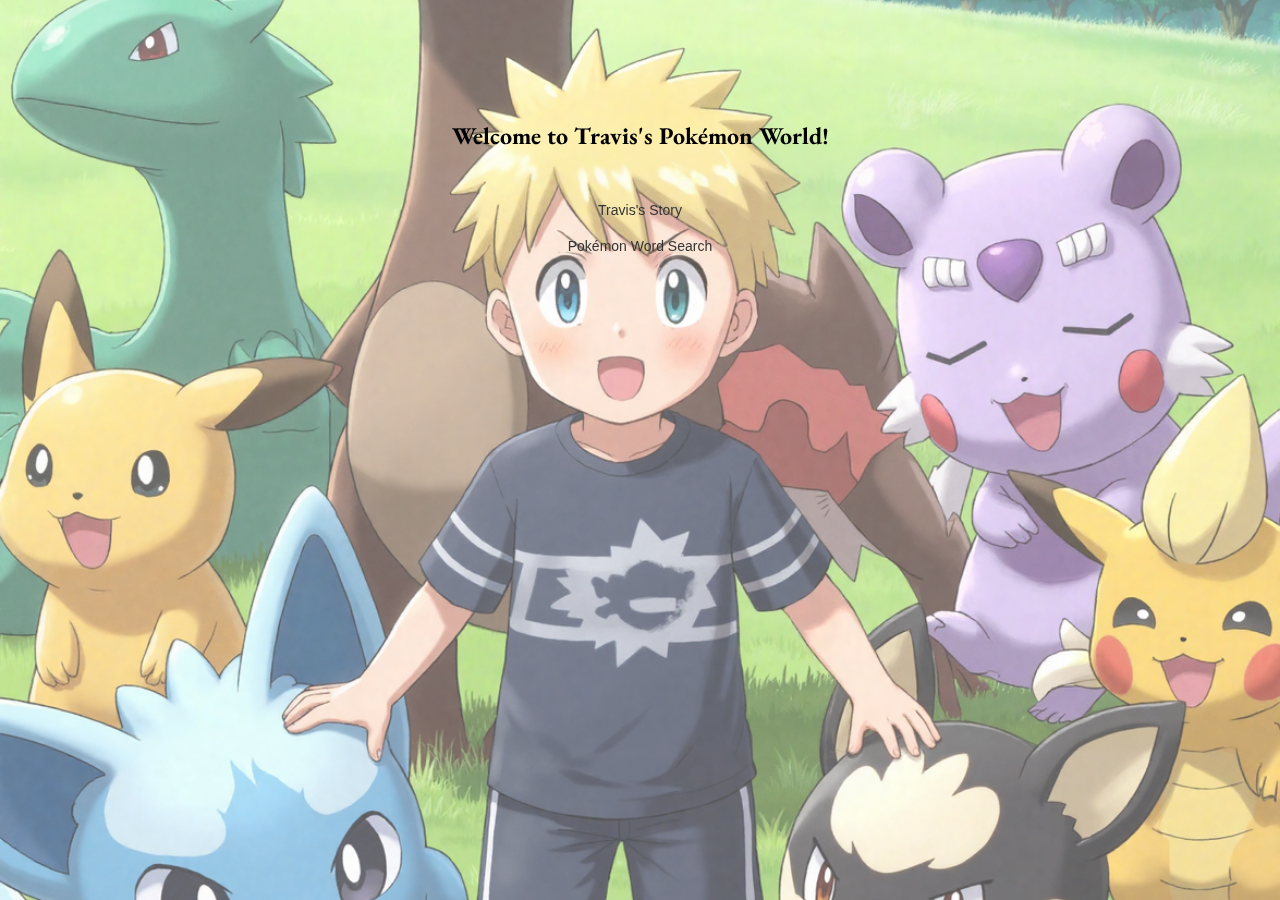
<file: index.html>
<!DOCTYPE html>
<html lang="en">
<head>
  <meta charset="UTF-8" />
  <title>Travis's Pokémon World</title>
  <link href="https://fonts.googleapis.com/css2?family=EB+Garamond:ital,wght@0,400..800;1,400..800&display=swap" rel="stylesheet">
  <link rel="stylesheet" href="style.css">
</head>

<body class="faded-bg">
  <div class="overlay"></div>

  <div class="content">
    <h2>Welcome to Travis's Pokémon World!
      
    </h2>
    <br>
    <a href="page1.html" class="button-link">Travis's Story</a>
    <br>
    <a href="wordserch.html" class="button-link">Pokémon Word Search</a>
  </div>
</body>
</html>
</file>
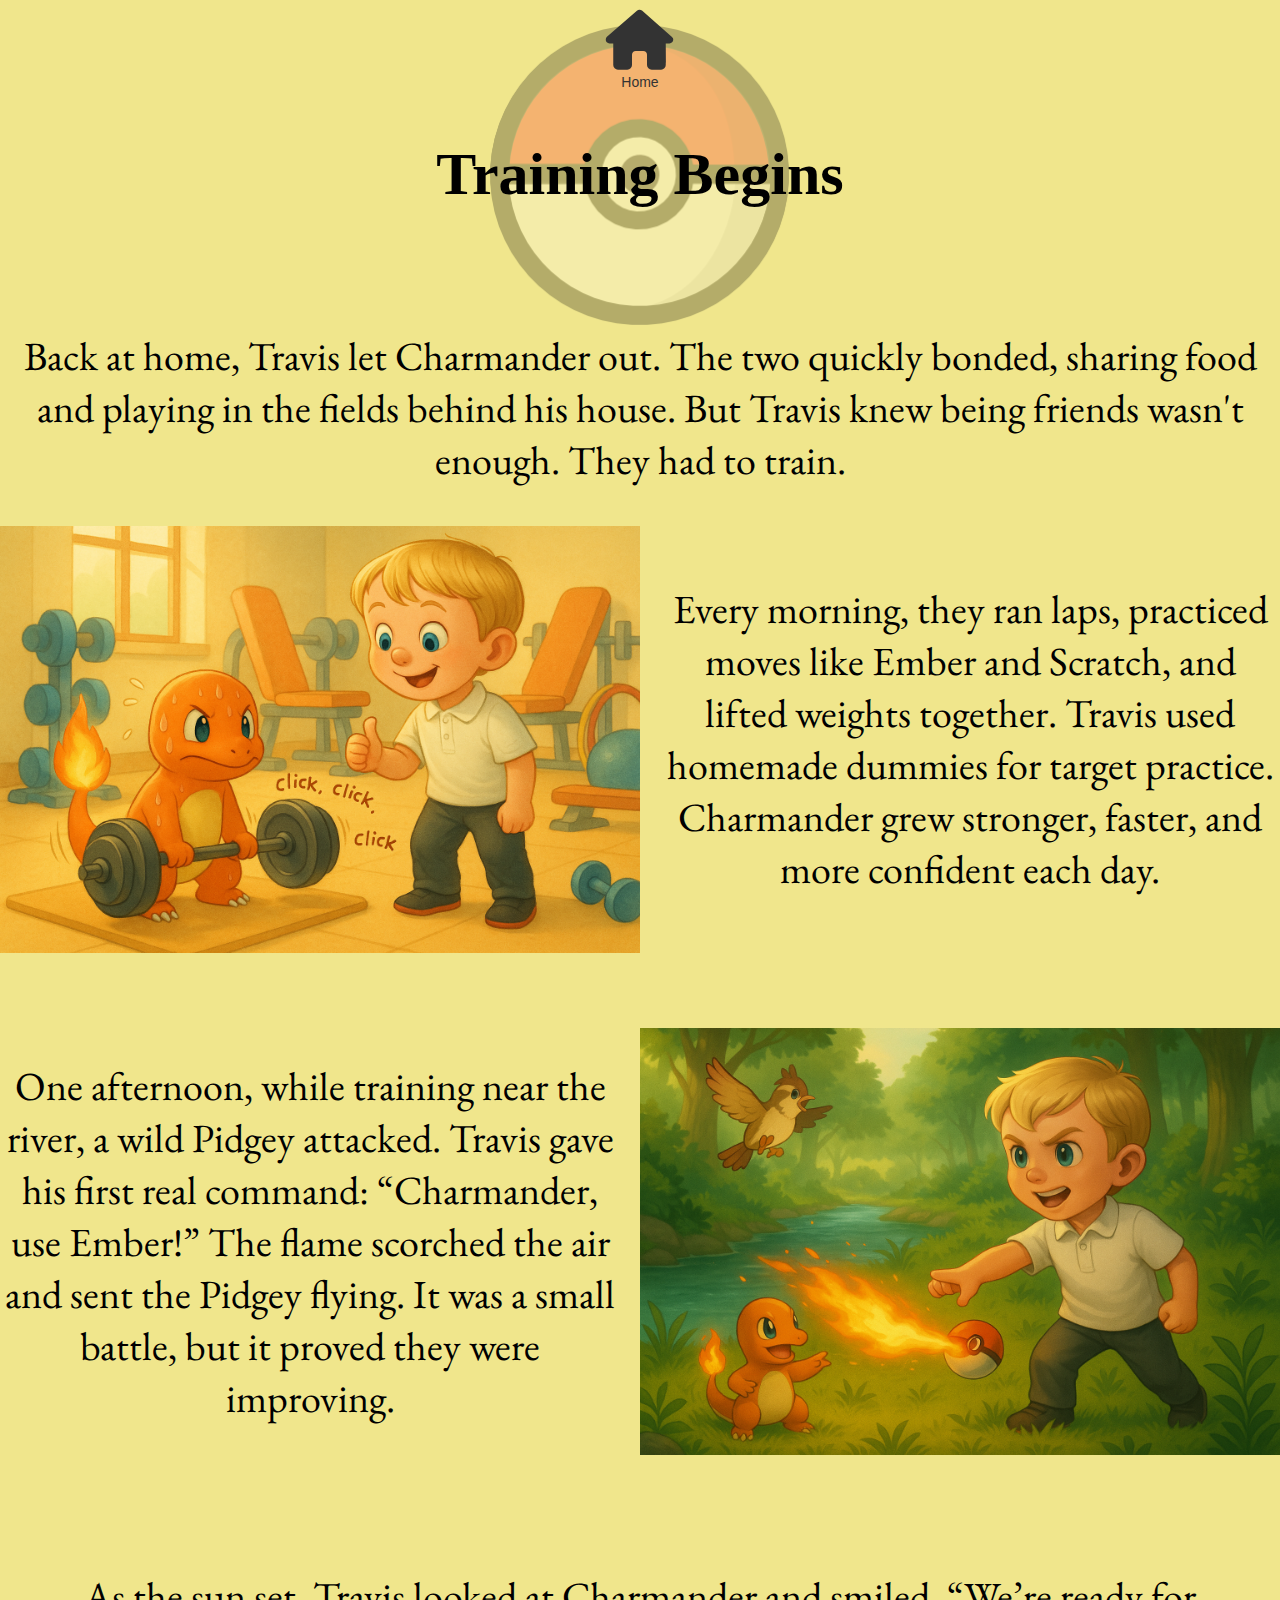
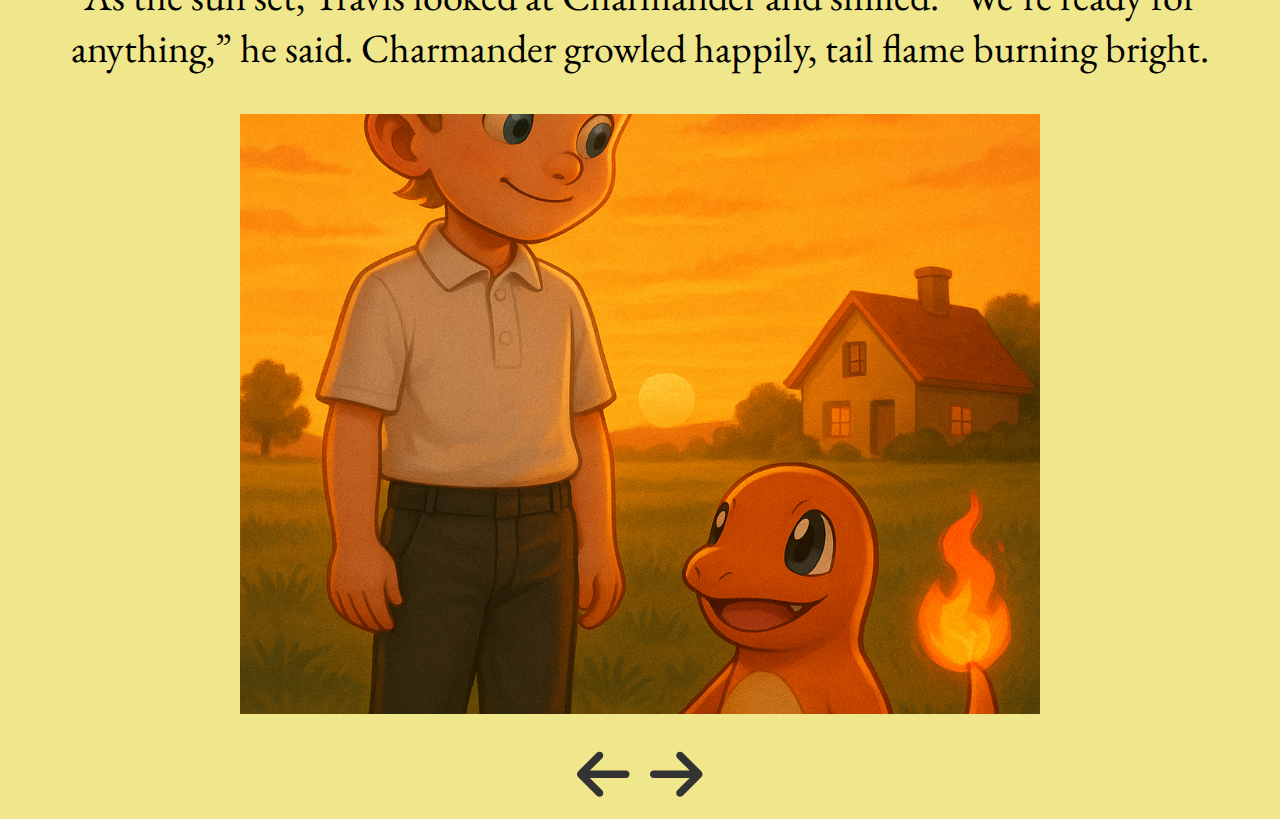
<file: page2.html>
<!DOCTYPE html>
<html lang="en">
<head>
    <meta charset="UTF-8">
    <meta name="viewport" content="width=device-width, initial-scale=1.0">
    <title>page2</title>
    <link href="https://fonts.googleapis.com/css2?family=EB+Garamond:ital,wght@0,400..800;1,400..800&display=swap" rel="stylesheet">
<link rel="stylesheet" href="style.css">
<link rel="stylesheet" href="https://cdnjs.cloudflare.com/ajax/libs/font-awesome/6.5.0/css/all.min.css">

<audio id="pageSound" src="pageturn.mp3" preload="auto"></audio>
</head>
 <nav><a href="index.html" class="button-link">
  <i class="fas fa-home"></i>
  <br>
Home
</a>

<body>
  <br>
    <h1> Training Begins</h1>
    <br>
    <br>
    <p>Back at home, Travis let Charmander out. The two quickly bonded, sharing food and 
        playing in the fields behind his house. But Travis knew being friends wasn't enough. 
        They had to train.
</p>

<div class="training">   
<p>Every morning, they ran laps, practiced moves like Ember and Scratch, and lifted weights together. 
    Travis used homemade dummies for target practice. Charmander grew stronger, faster, and more confident 
    each day.
</p>

<img src="p2training.png" alt="Charmander lifting weights">
</div>

<div class="pidgeyfight">
  <p>
    One afternoon, while training near the river, a wild Pidgey attacked. Travis gave his first 
    real command: “Charmander, use Ember!” The flame scorched the air and sent the Pidgey flying. 
    It was a small battle, but it proved they were improving.
  </p>
  <img src="p2fight.png" alt="Fighting Pidgey">
</div>

<p>
  As the sun set, Travis looked at Charmander and smiled. “We’re ready for anything,” he said. 
  Charmander growled happily, tail flame burning bright.
</p>

  <div class="slideshow">
  <img src="p2bond.png" class="slide active" />
  <img src="p2sunset.png" class="slide" />
 
</div>
<script>
  const slides = document.querySelectorAll('.slide');
  let current = 0;

  function showNextSlide() {
    slides[current].classList.remove('active');
    current = (current + 1) % slides.length;
    slides[current].classList.add('active');
  }

  setInterval(showNextSlide, 2000); // change image every 3 seconds
</script>
<br>

<div class="pagelinks">
  <a href="#" class="button-link" onclick="playSoundAndGo('page1.html')">
    <i class="fas fa-arrow-left"></i>
  </a>
  <a href="#" class="button-link" onclick="playSoundAndGo('page3.html')">
    <i class="fas fa-arrow-right"></i>
  </a>
</div>
<script>
  function playSoundAndGo(targetPage) {
    const audio = document.getElementById('pageSound');
    audio.currentTime = 0;
    audio.play();

    setTimeout(() => {
      window.location.href = targetPage;
    }, 900); // Adjust time to match your sound length
  }
</script>

</body>
</html>
</file>
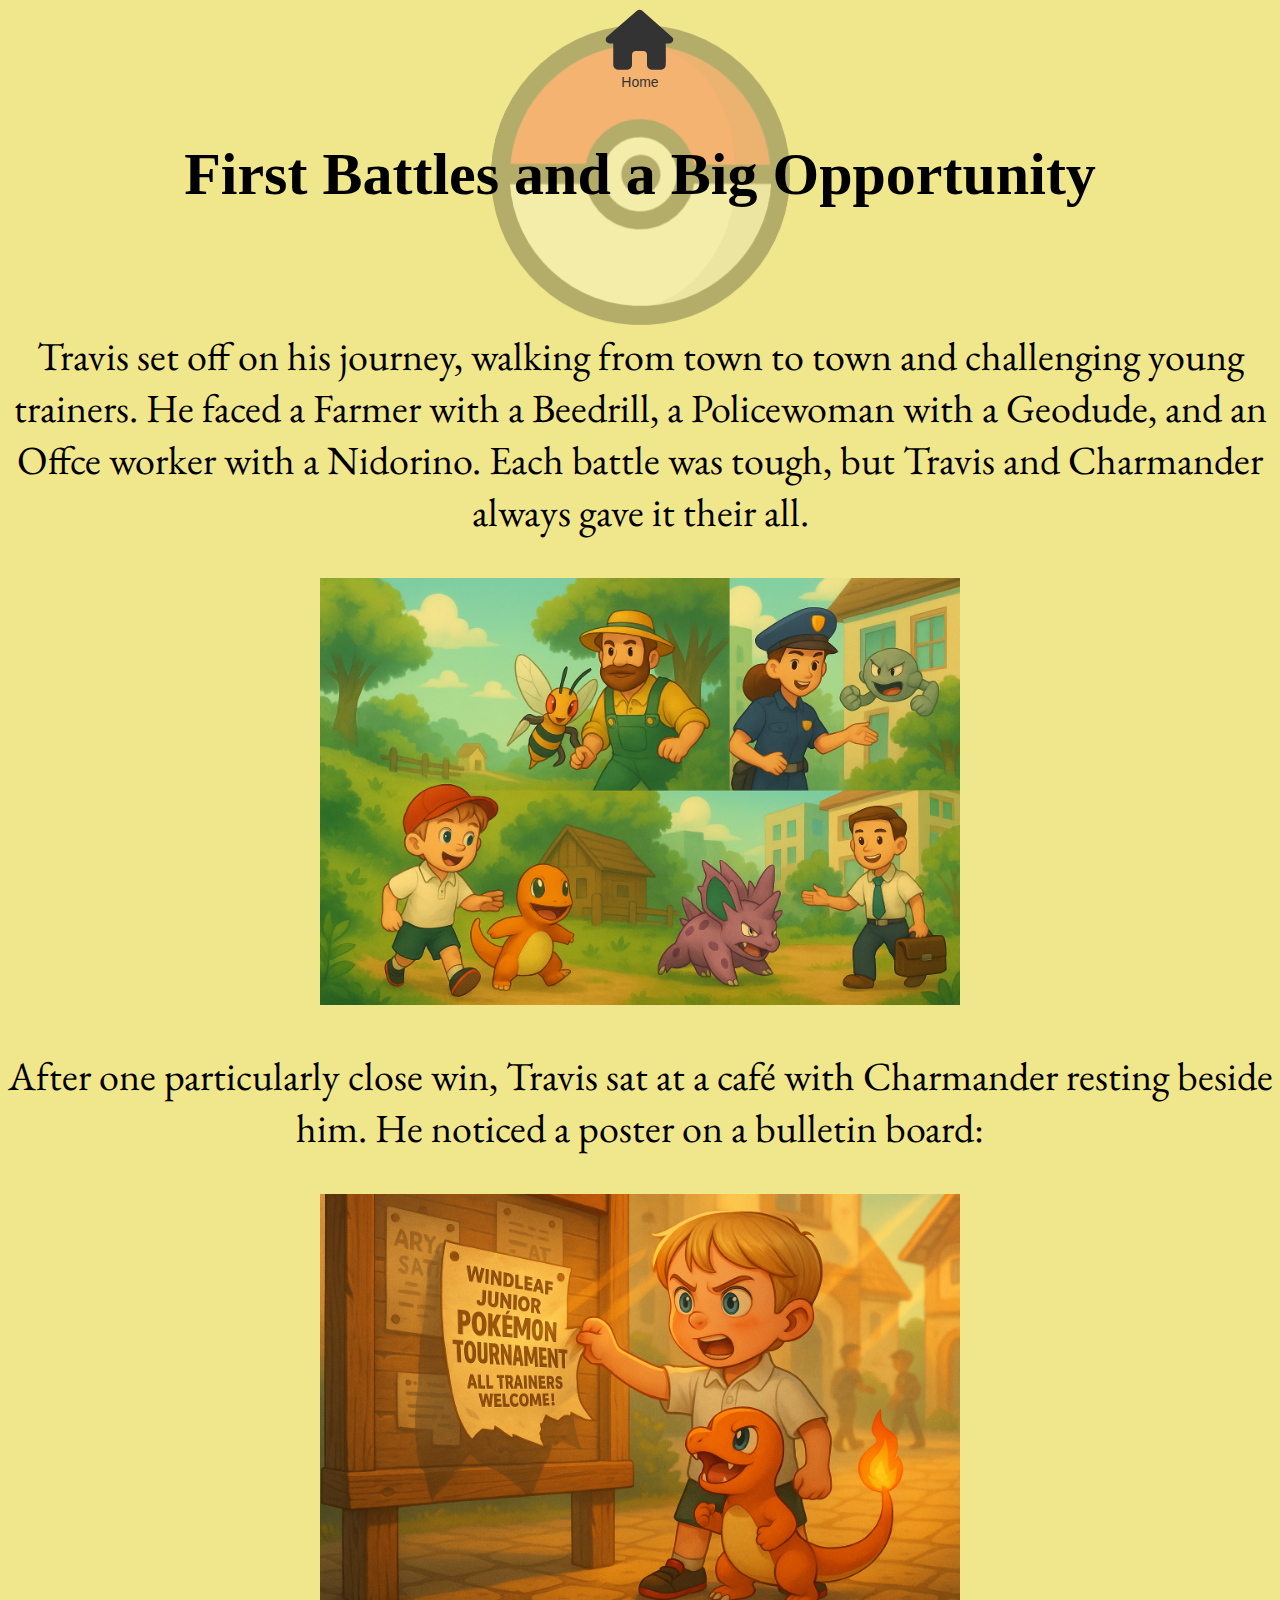
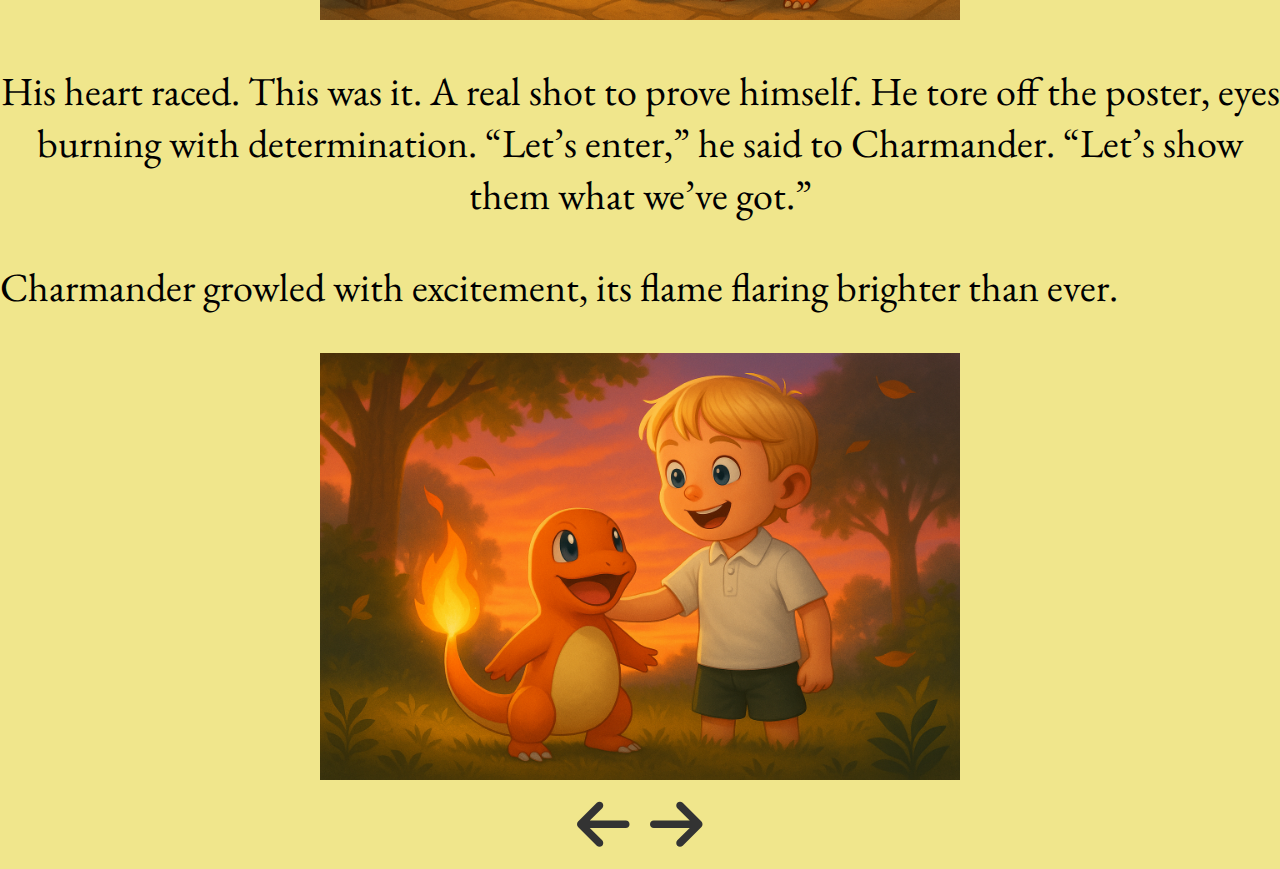
<file: page3.html>
<!DOCTYPE html>
<html lang="en">
<head>
    <meta charset="UTF-8">
    <meta name="viewport" content="width=device-width, initial-scale=1.0">
    <title>Document</title>
    <link href="https://fonts.googleapis.com/css2?family=EB+Garamond:ital,wght@0,400..800;1,400..800&display=swap" rel="stylesheet">
<link rel="stylesheet" href="style.css">
<link rel="stylesheet" href="https://cdnjs.cloudflare.com/ajax/libs/font-awesome/6.5.0/css/all.min.css">
<audio id="pageSound" src="pageturn.mp3" preload="auto"></audio>

</head>
 <nav><a href="index.html" class="button-link">
  <i class="fas fa-home"></i>
  <br>
  Home
</a>

<body>
    <br>
    <h1>First Battles and a Big Opportunity</h1>
<br>
<br>
    <p>Travis set off on his journey, walking from town to town and challenging young trainers. 
        He faced a Farmer with a Beedrill, a Policewoman with a Geodude, and an Offce worker with a 
        Nidorino. Each battle was tough, but Travis and Charmander always gave it their all.
</p>
<img src="p3battles.png" width="50%">

<div class="poster">
<p>After one particularly close win, Travis sat at a café with Charmander resting beside him. 
    He noticed a poster on a bulletin board:
</p>
</div>
<img src="p3poster.png" width="50%" alt="The guys tear down a tournament poster and get ready to enter.">


<p>His heart raced. This was it. A real shot to prove himself. He tore off the poster, 
    eyes burning with determination. “Let’s enter,” he said to Charmander. “Let’s show them what we’ve got.”
</p>

<p>Charmander growled with excitement, its flame flaring brighter than ever.
</p>
<img src="p3bright.png" width="50%" alt="Travis and Carmander standing together, Charmander's tail is burning bright.">
<br>

<div class="pagelinks">
  <a href="#" class="button-link" onclick="playSoundAndGo('page2.html')">
    <i class="fas fa-arrow-left"></i>
  </a>
  <a href="#" class="button-link" onclick="playSoundAndGo('page4.html')">
    <i class="fas fa-arrow-right"></i>
  </a>
</div>
<script>
  function playSoundAndGo(targetPage) {
    const audio = document.getElementById('pageSound');
    audio.currentTime = 0;
    audio.play();

    setTimeout(() => {
      window.location.href = targetPage;
    }, 900); // Adjust time to match your sound length
  }
</script>

</body>
</html>
</file>
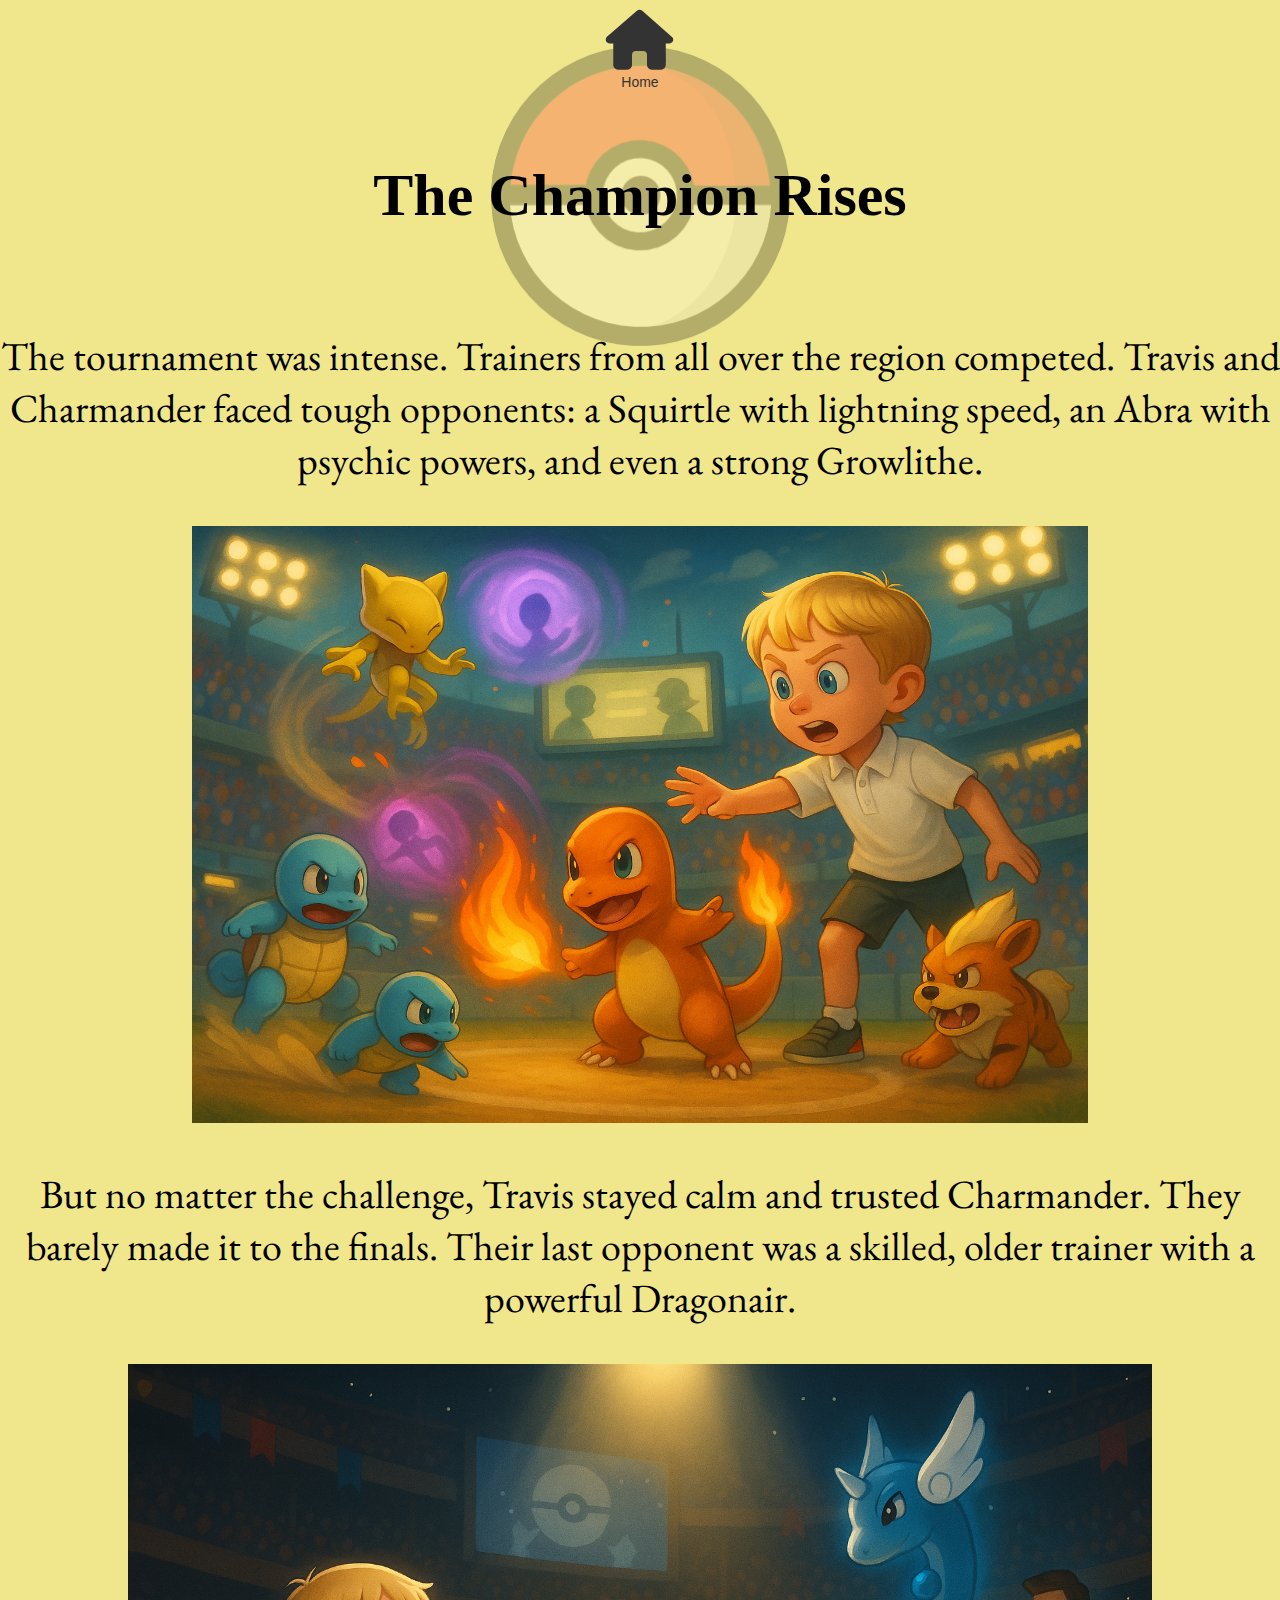
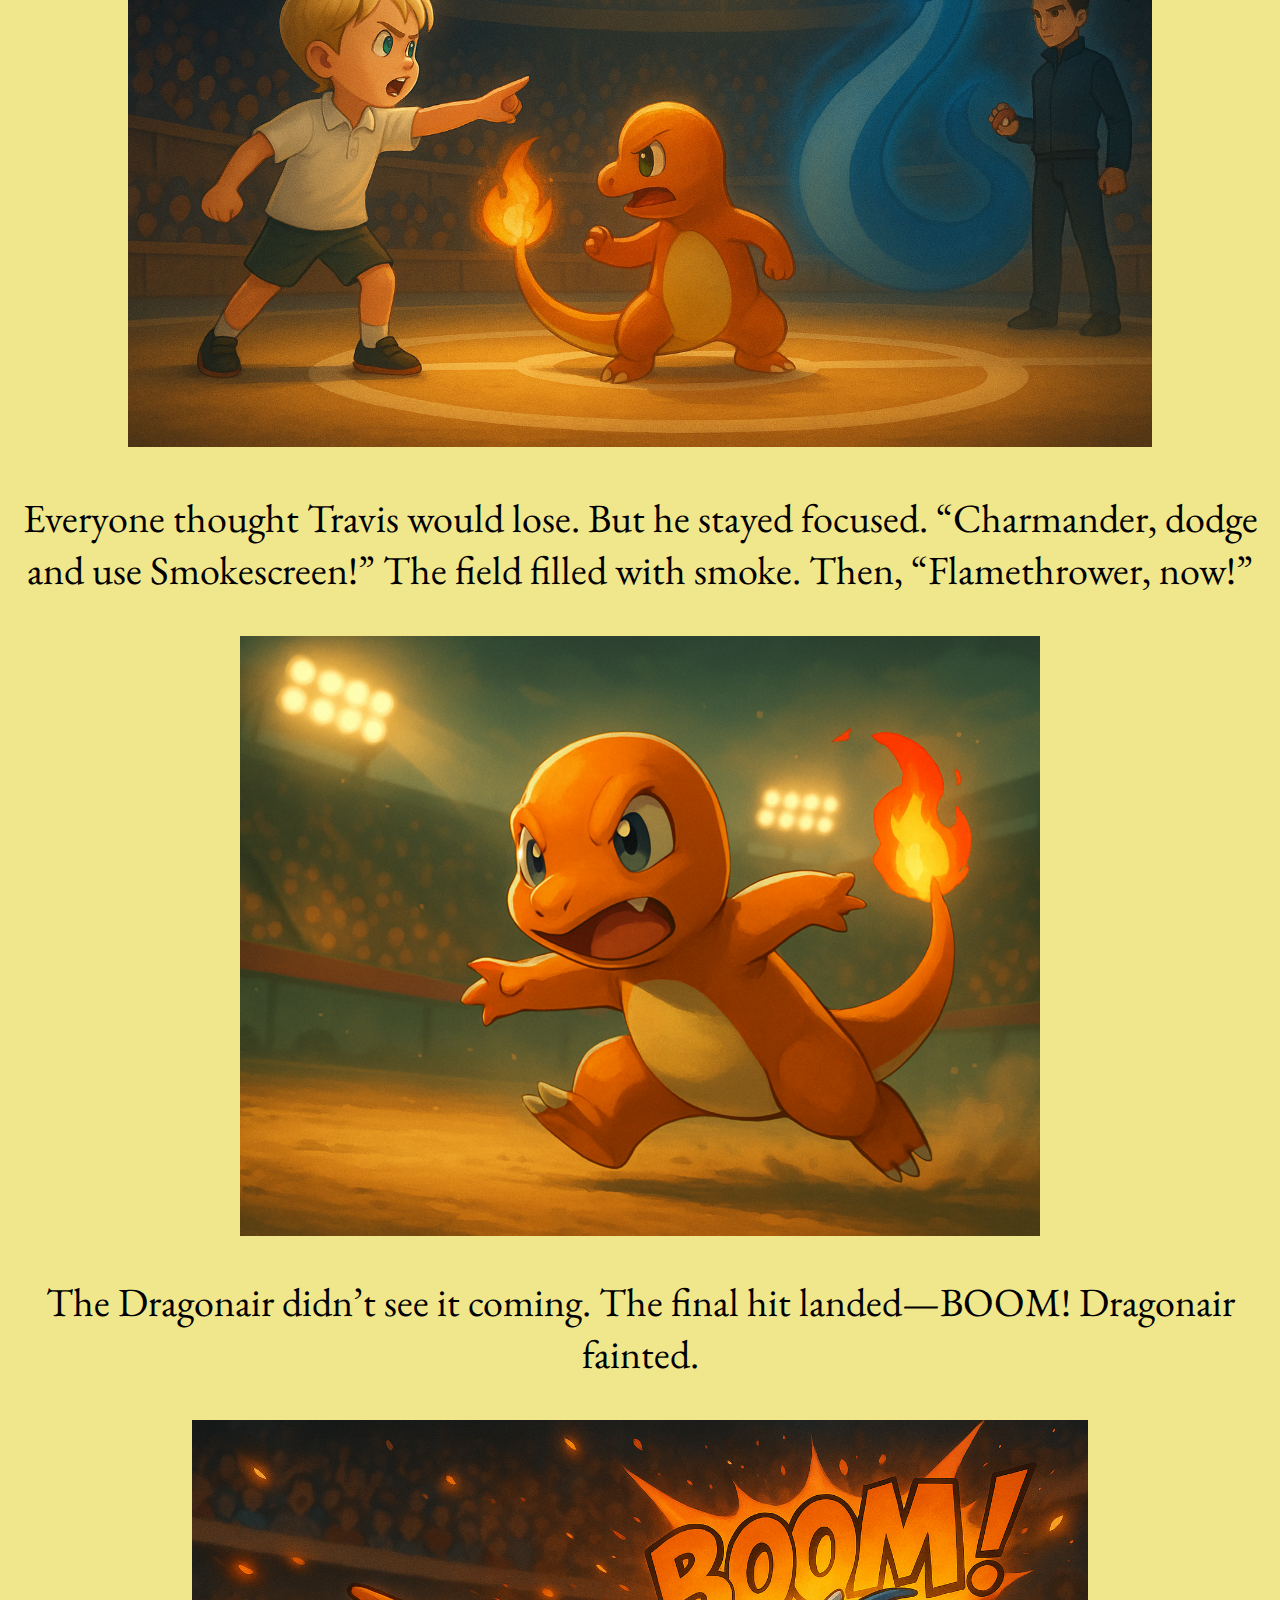
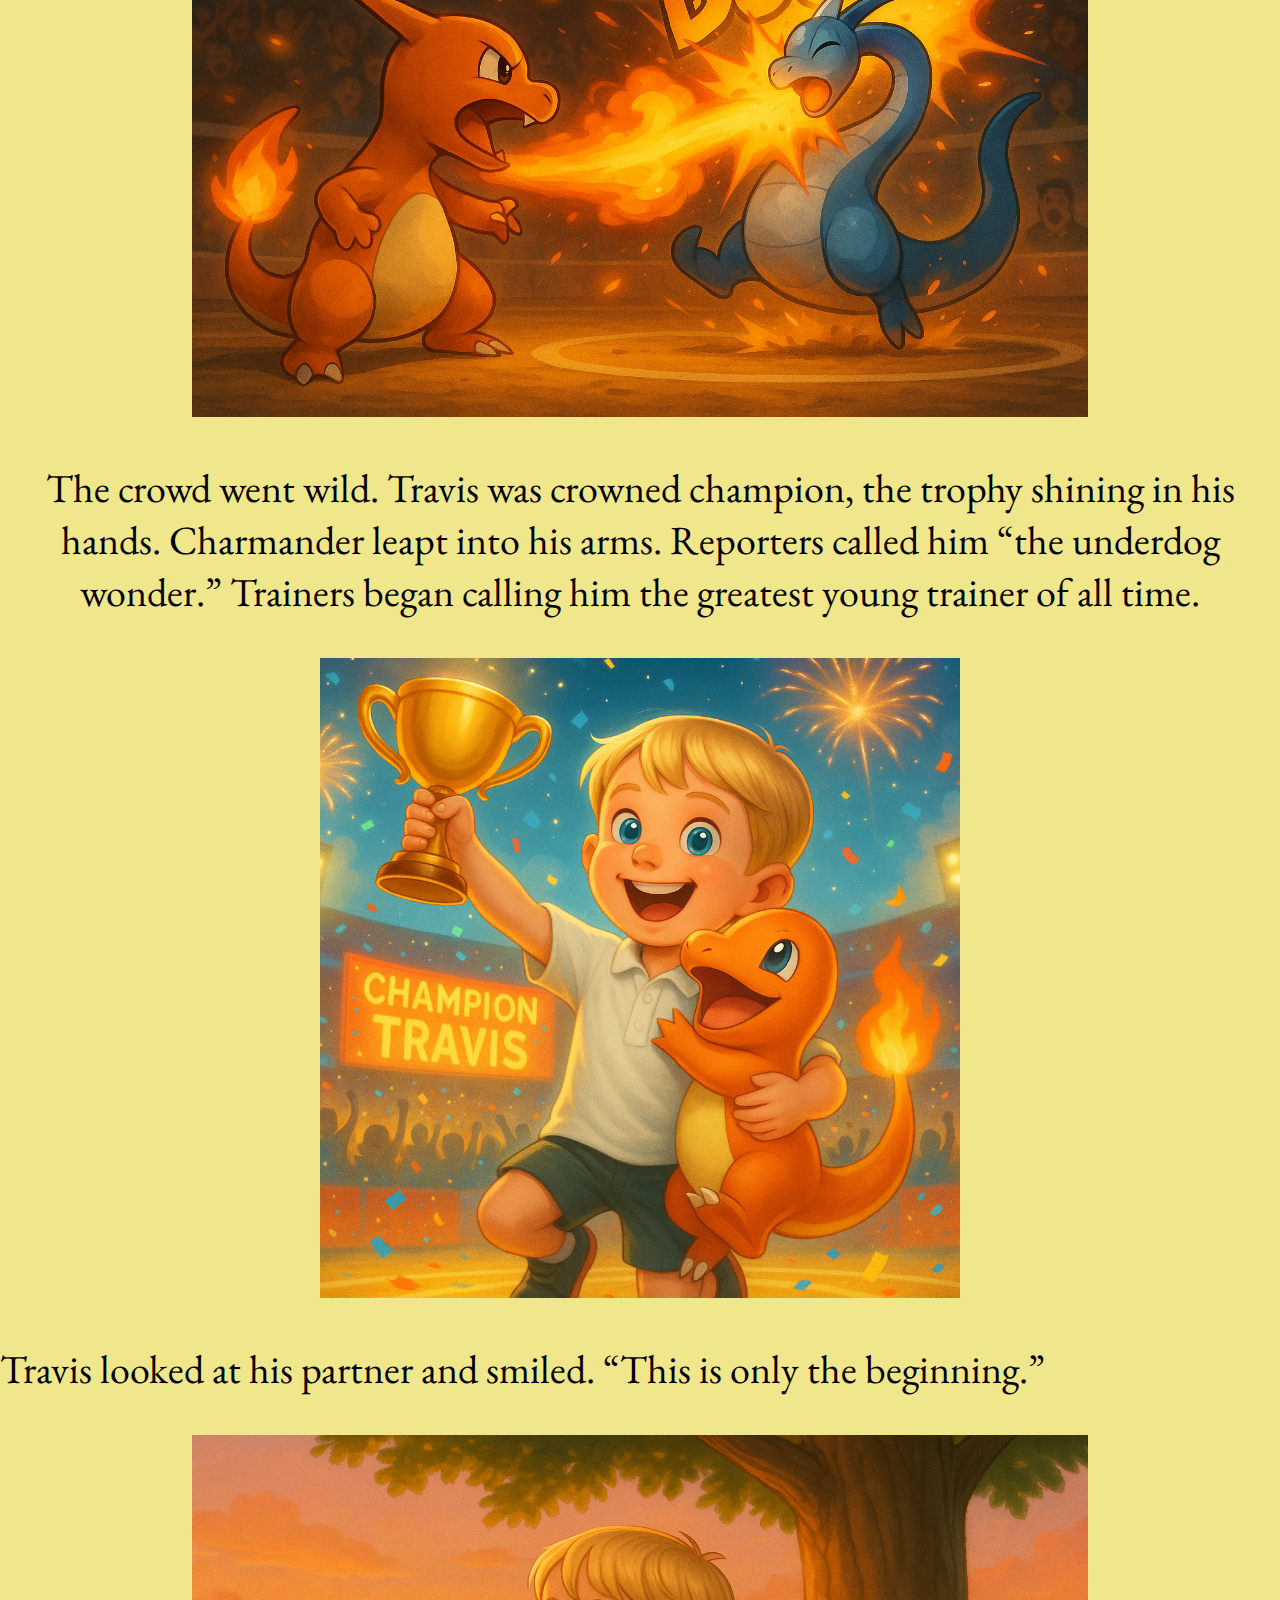
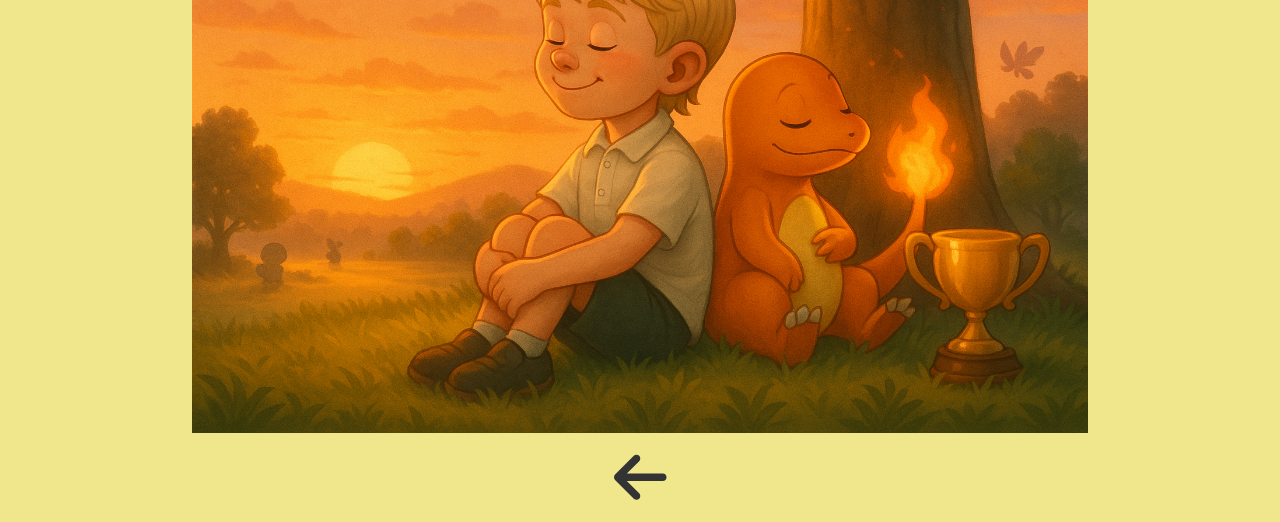
<file: page4.html>
<!DOCTYPE html>
<html lang="en">
<head>
    <meta charset="UTF-8">
    <meta name="viewport" content="width=device-width, initial-scale=1.0">
    <title>Document</title>
    <link href="https://fonts.googleapis.com/css2?family=EB+Garamond:ital,wght@0,400..800;1,400..800&display=swap" rel="stylesheet">
<link rel="stylesheet" href="style.css">
<link rel="stylesheet" href="https://cdnjs.cloudflare.com/ajax/libs/font-awesome/6.5.0/css/all.min.css">
<audio id="pageSound" src="pageturn.mp3" preload="auto"></audio>
</head> 

 <nav><a href="index.html" class="button-link">
  <i class="fas fa-home"></i>
  <br>
  Home
</a>
<br>
<br>

<body>
    <h1>The Champion Rises</h1>

    <p>The tournament was intense. Trainers from all over the region competed. Travis and Charmander 
        faced tough opponents: a Squirtle with lightning speed, an Abra with psychic powers, and even 
        a strong Growlithe.
</p>
<img src="p4tournPt1.png" width="70%">

<p>But no matter the challenge, Travis stayed calm and trusted Charmander. They barely made it to the 
    finals. Their last opponent was a skilled, older trainer with a powerful Dragonair.
</p>
<img src="p4stadium.png" width="80%" alt="Travis with final opponent">
<p>Everyone thought Travis would lose. But he stayed focused. “Charmander, dodge and use Smokescreen!” 
    The field filled with smoke. Then, “Flamethrower, now!”
</p>

<div class="slideshow">
  <img src="p4gif1.png" class="slide active" />
  <img src="p4gif2.png" class="slide" />
  <img src="p4gif3.png" class="slide" />
  <img src="p4gif4.png" class="slide" />
</div>
<script>
  const slides = document.querySelectorAll('.slide');
  let current = 0;

  function showNextSlide() {
    slides[current].classList.remove('active');
    current = (current + 1) % slides.length;
    slides[current].classList.add('active');
  }

  setInterval(showNextSlide, 2000); // change image every 3 seconds
</script>

<p>The Dragonair didn’t see it coming. The final hit landed—BOOM! Dragonair fainted.
</p>
<img src="p4dragonhit.png" width="70%" alt="Dragonair getting hit with fieball">

<p>The crowd went wild. Travis was crowned champion, the trophy shining in his hands. 
    Charmander leapt into his arms. Reporters called him “the underdog wonder.” Trainers 
    began calling him the greatest young trainer of all time.
</p>
<img src="p4champion.png" width="50%" alt="Travis holding a trophie">
<p>Travis looked at his partner and smiled. “This is only the beginning.”
</p>
<img src="p4end.png" width="70%" alt="Travis and charmnder under a tree">
<br>

<div class="pagelinks">
  <a href="#" class="button-link" onclick="playSoundAndGo('page3.html')">
    <i class="fas fa-arrow-left"></i>
  </a>
</div>
<script>
  function playSoundAndGo(targetPage) {
    const audio = document.getElementById('pageSound');
    audio.currentTime = 0;
    audio.play();

    setTimeout(() => {
      window.location.href = targetPage;
    }, 900); // Adjust time to match your sound length
  }
</script>
</body>
</html>
</file>
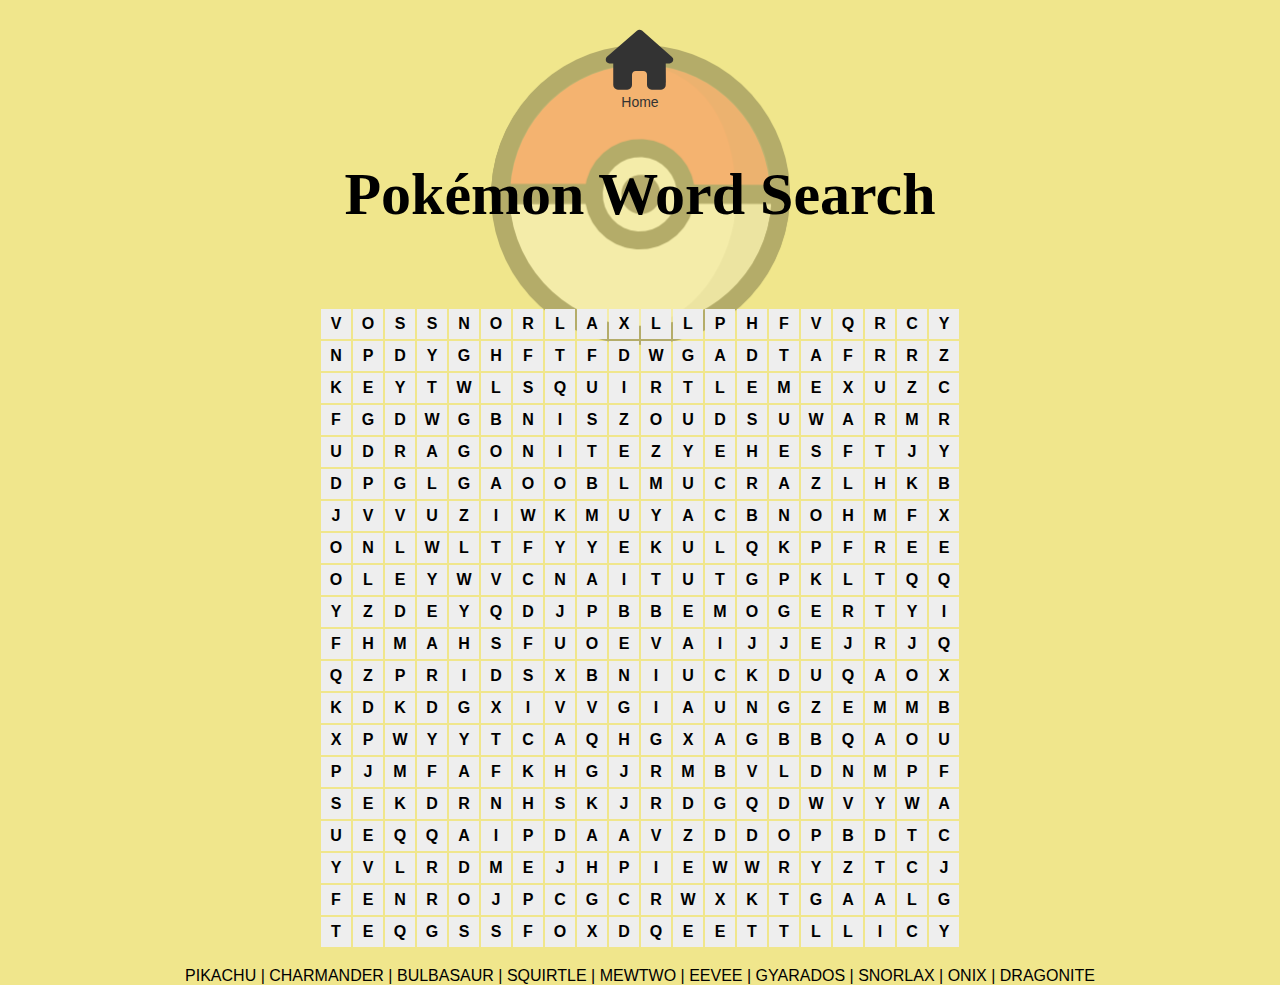
<file: wordserch.html>
<!DOCTYPE html>
<html lang="en">
<head>
  <meta charset="UTF-8" />
  <meta name="viewport" content="width=device-width, initial-scale=1" />
  <title>Pokémon Word Search</title>
  <link rel="stylesheet" href="https://cdnjs.cloudflare.com/ajax/libs/font-awesome/6.5.0/css/all.min.css" />
  <link rel="stylesheet" href="style.css" />
 
  <style>
   
    body {
      font-family: Arial, sans-serif;
      padding: 20px;
      text-align: center;
    }
    .grid {
      display: grid;
      grid-template-columns: repeat(20, 30px);
      grid-gap: 2px;
      margin: 20px auto;
      width: fit-content;
    }
    .cell {
      width: 30px;
      height: 30px;
      display: flex;
      align-items: center;
      justify-content: center;
      background-color: #eee;
      cursor: pointer;
      user-select: none;
      font-weight: bold;
    }
    .cell.selected {
      background-color: #ffcc00;
    }
    .cell.found {
      background-color: #a0e0a0;
      cursor: default;
    }
    .word-list {
      margin-top: 20px;
    }
    .word-list span.found {
      text-decoration: line-through;
      color: green;
    }
  </style>
</head>
<body>
  <nav>
    <a href="index.html" class="button-link">
      <i class="fas fa-home"></i><br />
      Home
    </a>
  </nav>

  <audio id="correctSound" src="foundword.mp3" preload="auto"></audio>

  <h1>Pokémon Word Search</h1>
  <div id="grid" class="grid"></div>
  <div class="word-list" id="wordList"></div>

  <script>
    const words = ["PIKACHU", "CHARMANDER", "BULBASAUR", "SQUIRTLE", "MEWTWO", "EEVEE", "GYARADOS", "SNORLAX", "ONIX", "DRAGONITE"];
    const gridSize = 20;
    let grid = Array.from({ length: gridSize }, () => Array(gridSize).fill(""));

    const directions = [
      [0, 1], [1, 0], [1, 1], [-1, 1]
    ];

    function placeWord(word) {
      const dir = directions[Math.floor(Math.random() * directions.length)];
      let placed = false;
      while (!placed) {
        let row = Math.floor(Math.random() * gridSize);
        let col = Math.floor(Math.random() * gridSize);
        if (row + dir[0] * (word.length - 1) < 0 || row + dir[0] * (word.length - 1) >= gridSize ||
            col + dir[1] * (word.length - 1) < 0 || col + dir[1] * (word.length - 1) >= gridSize) continue;
        let fits = true;
        for (let i = 0; i < word.length; i++) {
          const r = row + dir[0] * i;
          const c = col + dir[1] * i;
          if (grid[r][c] !== "" && grid[r][c] !== word[i]) {
            fits = false;
            break;
          }
        }
        if (!fits) continue;
        for (let i = 0; i < word.length; i++) {
          const r = row + dir[0] * i;
          const c = col + dir[1] * i;
          grid[r][c] = word[i];
        }
        placed = true;
      }
    }

    words.forEach(placeWord);

    for (let r = 0; r < gridSize; r++) {
      for (let c = 0; c < gridSize; c++) {
        if (grid[r][c] === "") {
          grid[r][c] = String.fromCharCode(65 + Math.floor(Math.random() * 26));
        }
      }
    }

    const gridEl = document.getElementById("grid");
    const wordListEl = document.getElementById("wordList");
    const selected = [];

    function renderGrid() {
      gridEl.innerHTML = "";
      for (let r = 0; r < gridSize; r++) {
        for (let c = 0; c < gridSize; c++) {
          const cell = document.createElement("div");
          cell.classList.add("cell");
          cell.textContent = grid[r][c];
          cell.dataset.row = r;
          cell.dataset.col = c;
          cell.addEventListener("click", handleSelect);
          gridEl.appendChild(cell);
        }
      }
    }

    function renderWordList() {
      wordListEl.innerHTML = words.map(w => `<span id="word-${w}">${w}</span>`).join(" | ");
    }

    function handleSelect(e) {
      const cell = e.target;
      const r = +cell.dataset.row;
      const c = +cell.dataset.col;

      if (cell.classList.contains("found")) return;

      const index = selected.findIndex(([row, col]) => row === r && col === c);

      if (index !== -1) {
        cell.classList.remove("selected");
        selected.splice(index, 1);
      } else {
        cell.classList.add("selected");
        selected.push([r, c]);
      }

      let selectedWord = selected.map(([r, c]) => grid[r][c]).join("");
      let reversed = selectedWord.split("").reverse().join("");

      if (words.includes(selectedWord) || words.includes(reversed)) {
        const word = words.includes(selectedWord) ? selectedWord : reversed;

        const correctSound = document.getElementById('correctSound');
        correctSound.currentTime = 0;
        correctSound.play();

        alert(`Found ${word}!`);
        document.getElementById(`word-${word}`).classList.add("found");

        selected.forEach(([r, c]) => {
          const index = r * gridSize + c;
          const cell = gridEl.children[index];
          cell.classList.remove("selected");
          cell.classList.add("found");
        });

        selected.length = 0;
      } else if (selected.length > 12) {
        selected.forEach(([r, c]) => {
          const index = r * gridSize + c;
          gridEl.children[index].classList.remove("selected");
        });
        selected.length = 0;
      }
    }

    // Call these once to initialize the grid and word list on page load
    renderGrid();
    renderWordList();
  </script>
</body>
</html>
</file>
<file: style.css>
body {
  background-color: khaki;}

body, button, a, input, textarea, select, label, td, th, span, div {
  cursor: url('mouseicon.png') 16 16, auto;}

  .cell, .grid, .word-search {
  cursor: url('mouseicon.png') 16 16, auto;
}


h1 {
  font-family: '';
  position: relative;
  display: inline-block;
  font-size: 60px;
  color: #000;
  margin: 40px auto 0;
  text-align: center;
   margin-bottom: 60px; 
}

body {
  text-align: center; 
}

h1::before {
  content: "";
  position: absolute;
  top: 50%;
  left: 50%;
  width: 300px;
  height: 300px;
  transform: translate(-50%, -50%);
  background: url('pokeball.png') no-repeat center center;
  background-size: contain;
  opacity: 0.25; /* More faint */
  z-index: -1;
  pointer-events: none;
}


p {display: flex;
font-size: 40px;}


.bedroom {
  display: flex;
  gap: 20px;         
  align-items: center; 
  margin-bottom: 2cm;
}

.bedroom p {
  flex: 1;        
  margin: 0;        
}

.bedroom img {
  max-width: 50%;   
  height: auto;
}

.berry {
    display: flex;
    gap: 20px;
    align-items: center;
    flex-direction: row-reverse;
    padding-bottom: 2cm;
} 

.berry p {
  flex: 1;       
  margin: 0;       
}

.berry img {
  max-width: 50%;   
  height: auto;
}

.button-link {
  display: inline-block;
  text-align: center;
  padding: 10px;
  text-decoration: none;
  color: #333;
  font-family: sans-serif;
  font-size: 14px;
}

.button-link i {
  font-size: 60px;
  margin-bottom: 4px;
}

.slideshow {
  display: flex;
  justify-self: center;
  position: relative;
  width: 800px;  /* adjust size as needed */
  height: 600px;
  overflow: hidden;
}

.slide {
  position: absolute;
  width: 100%;
  height: 100%;
  object-fit: cover;
  opacity: 0;
  transition: opacity 1s ease-in-out;
}

.slide.active {
  opacity: 1;
  z-index: 1;
}

.poster {
  display: flex;
justify-self: center;
}

.pidgeyfight {
    display: flex;
    gap: 20px;
    align-items: center;
    flex-direction: row;
    padding-bottom: 2cm;
} 

.pidgeyfight p {
  flex: 1;        
  margin: 0;      
}

.pidgeyfight img {
  max-width: 50%; 
  height: auto;
}

.training {
    display: flex;
    gap: 20px;
    align-items: center;
    flex-direction: row-reverse;
    padding-bottom: 2cm;
} 

.training p {
  flex: 1;         
  margin: 0;        
}

.training img {
  max-width: 50%;    
  height: auto;
}

.pagelinks { 
  display: flex;
  justify-self: center;
}

.cell.found {
  background-color: #00cc66;
  color: white;
}


html, body {
  height: 100%;
  margin: 0;
  padding: 0;
  font-family: 'EB Garamond', serif;
}

body.faded-bg {
  position: relative;
  background-image: url('coverpic.png');
  background-size: cover;
  background-repeat: no-repeat;
  background-position: center;
  z-index: 0;
}

body.faded-bg .overlay {
  position: fixed;
  top: 0;
  left: 0;
  width: 100%;
  height: 100%;
  background-color: white; /* Can be black or any color */
  opacity: 0.3; /* Fades the image */
  pointer-events: none;
  z-index: 1;
}

.content {
  position: relative;
  z-index: 2; /* Ensures text sits above the overlay */
  text-align: center;
  padding-top: 100px;
  color: black; /* or white depending on your overlay */
}
</file>
